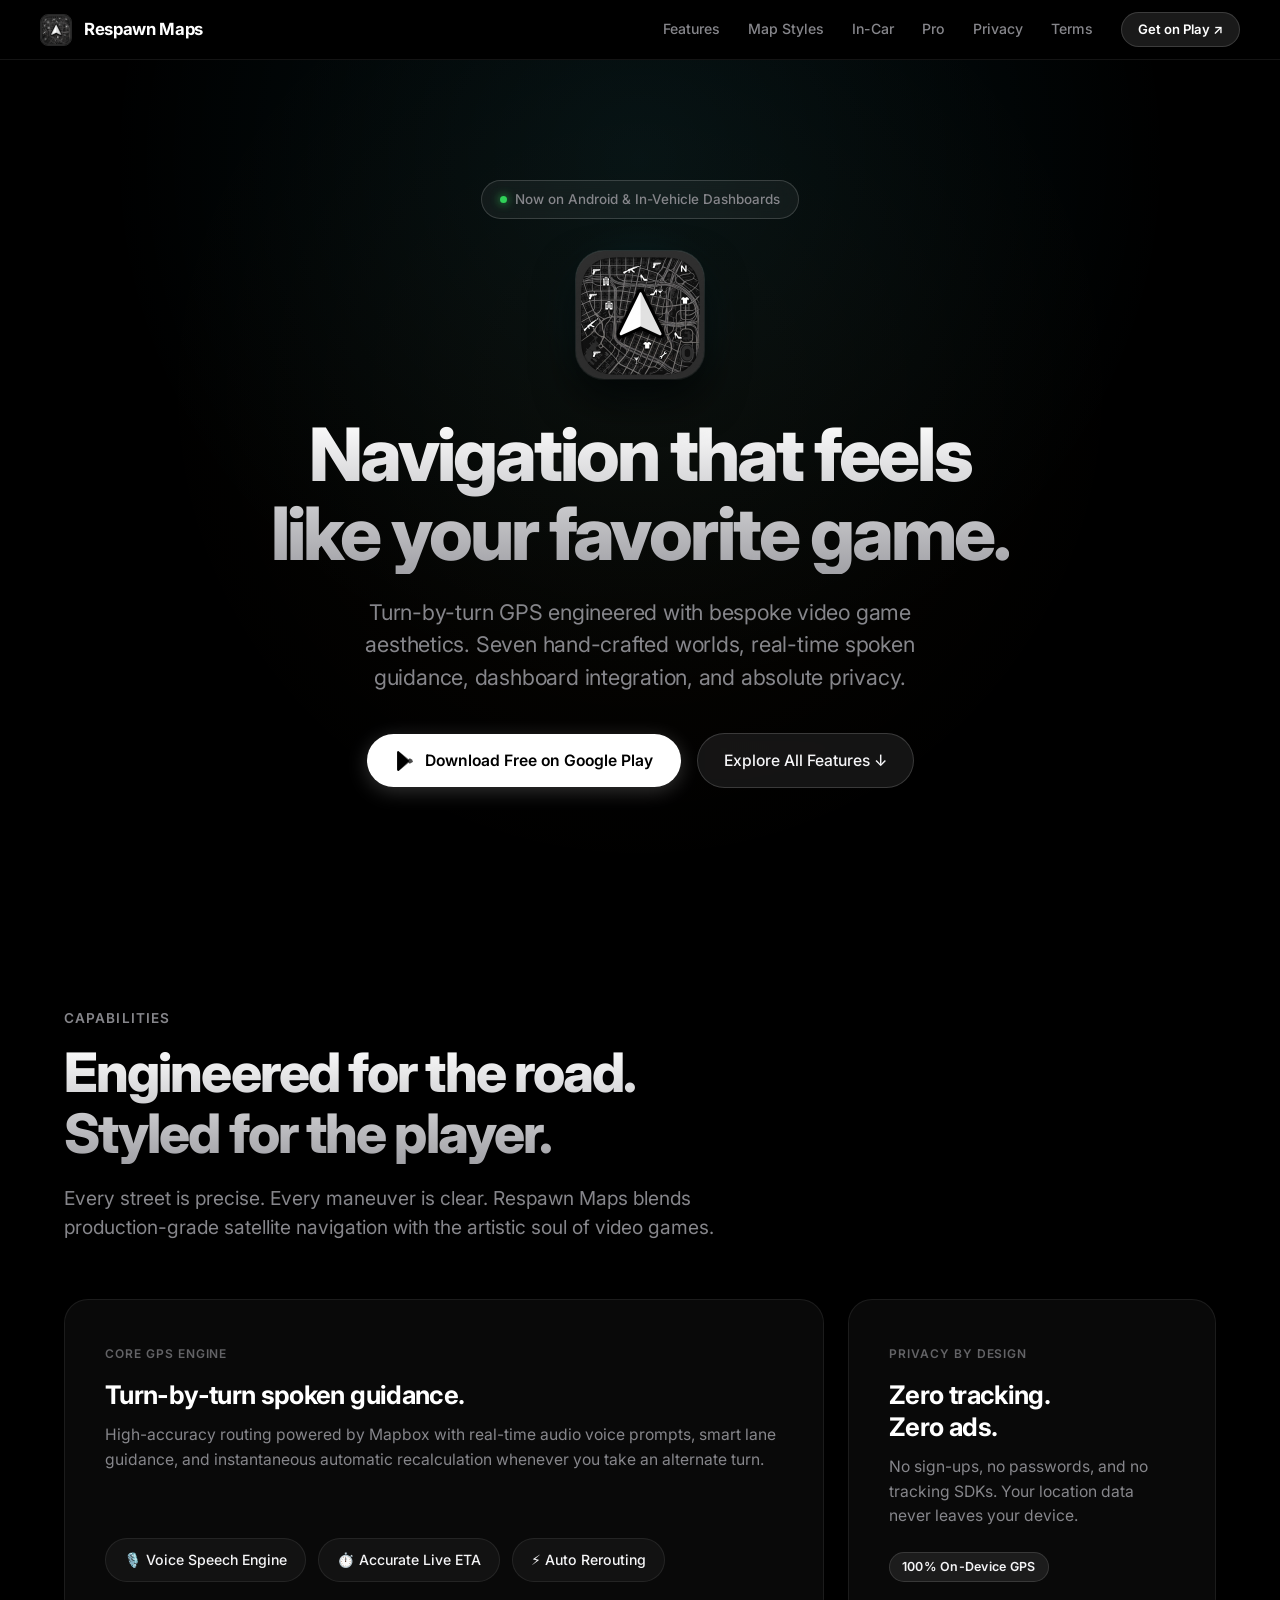
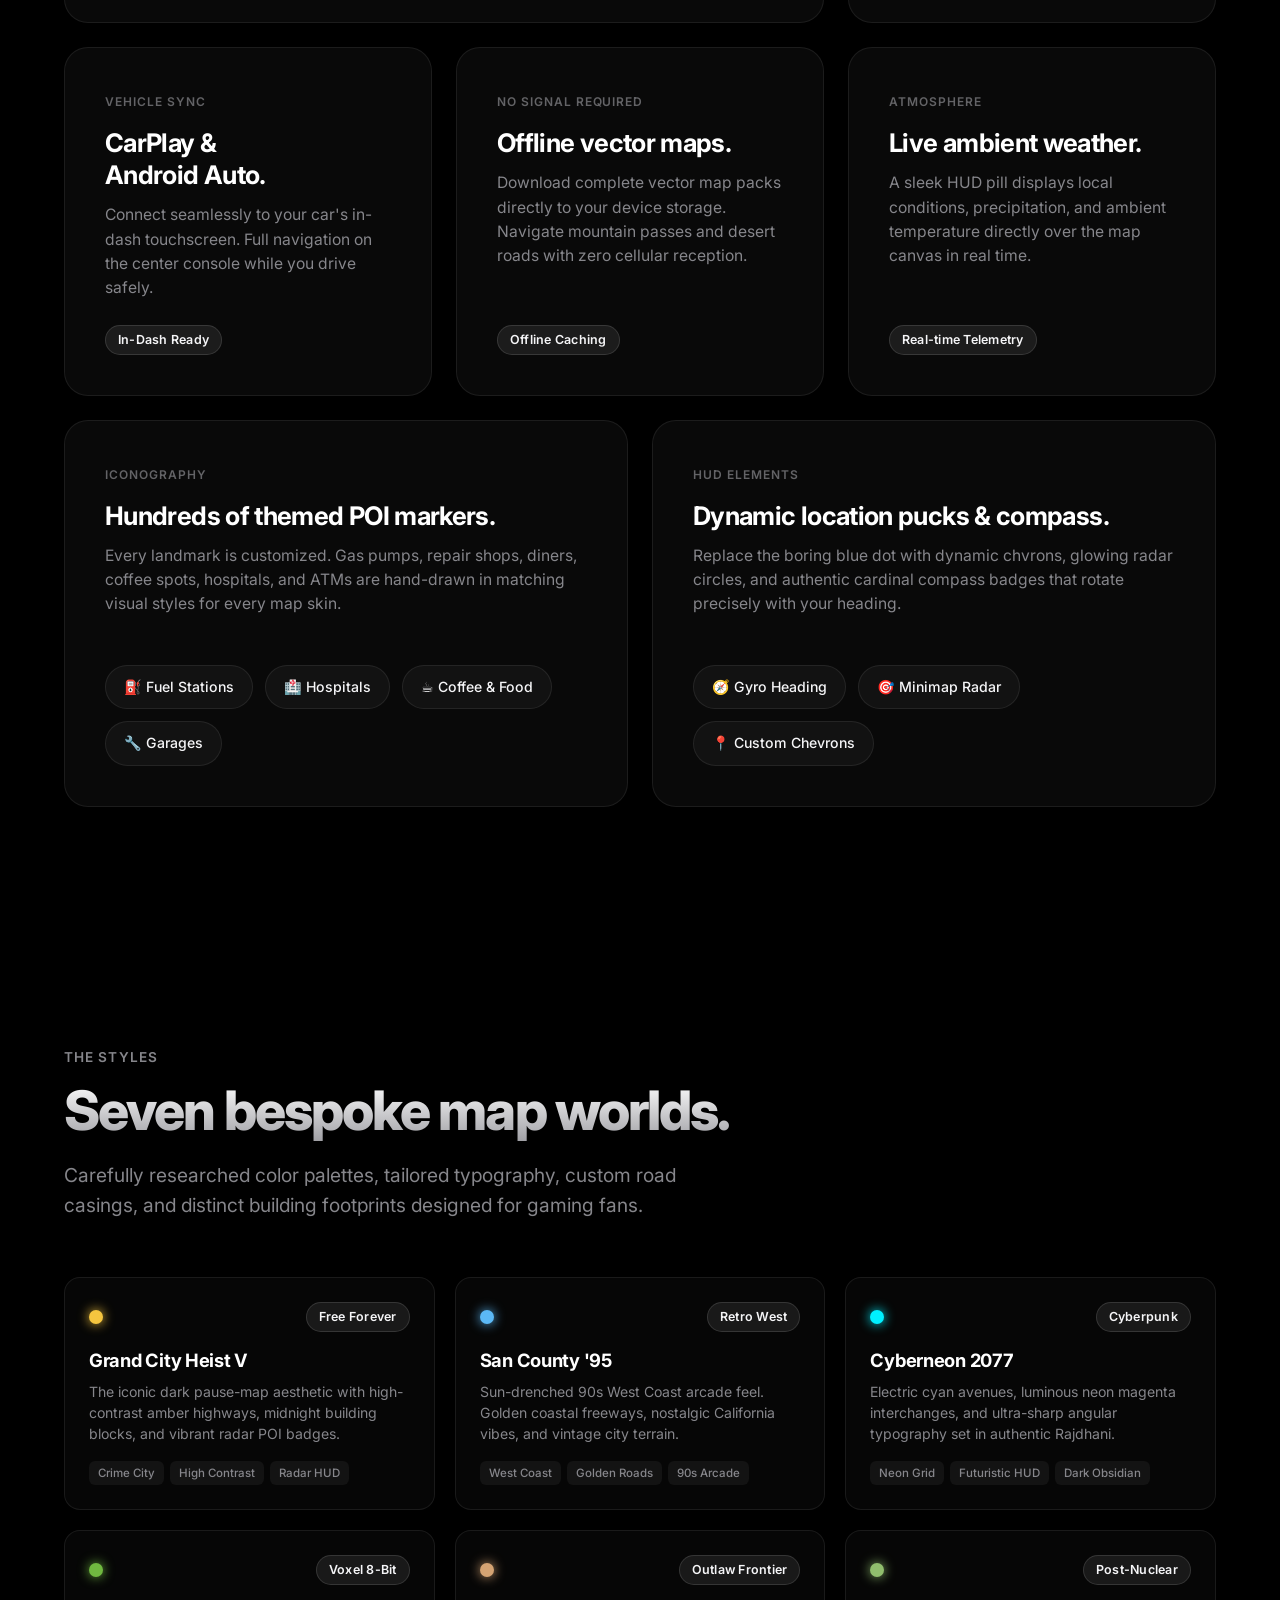
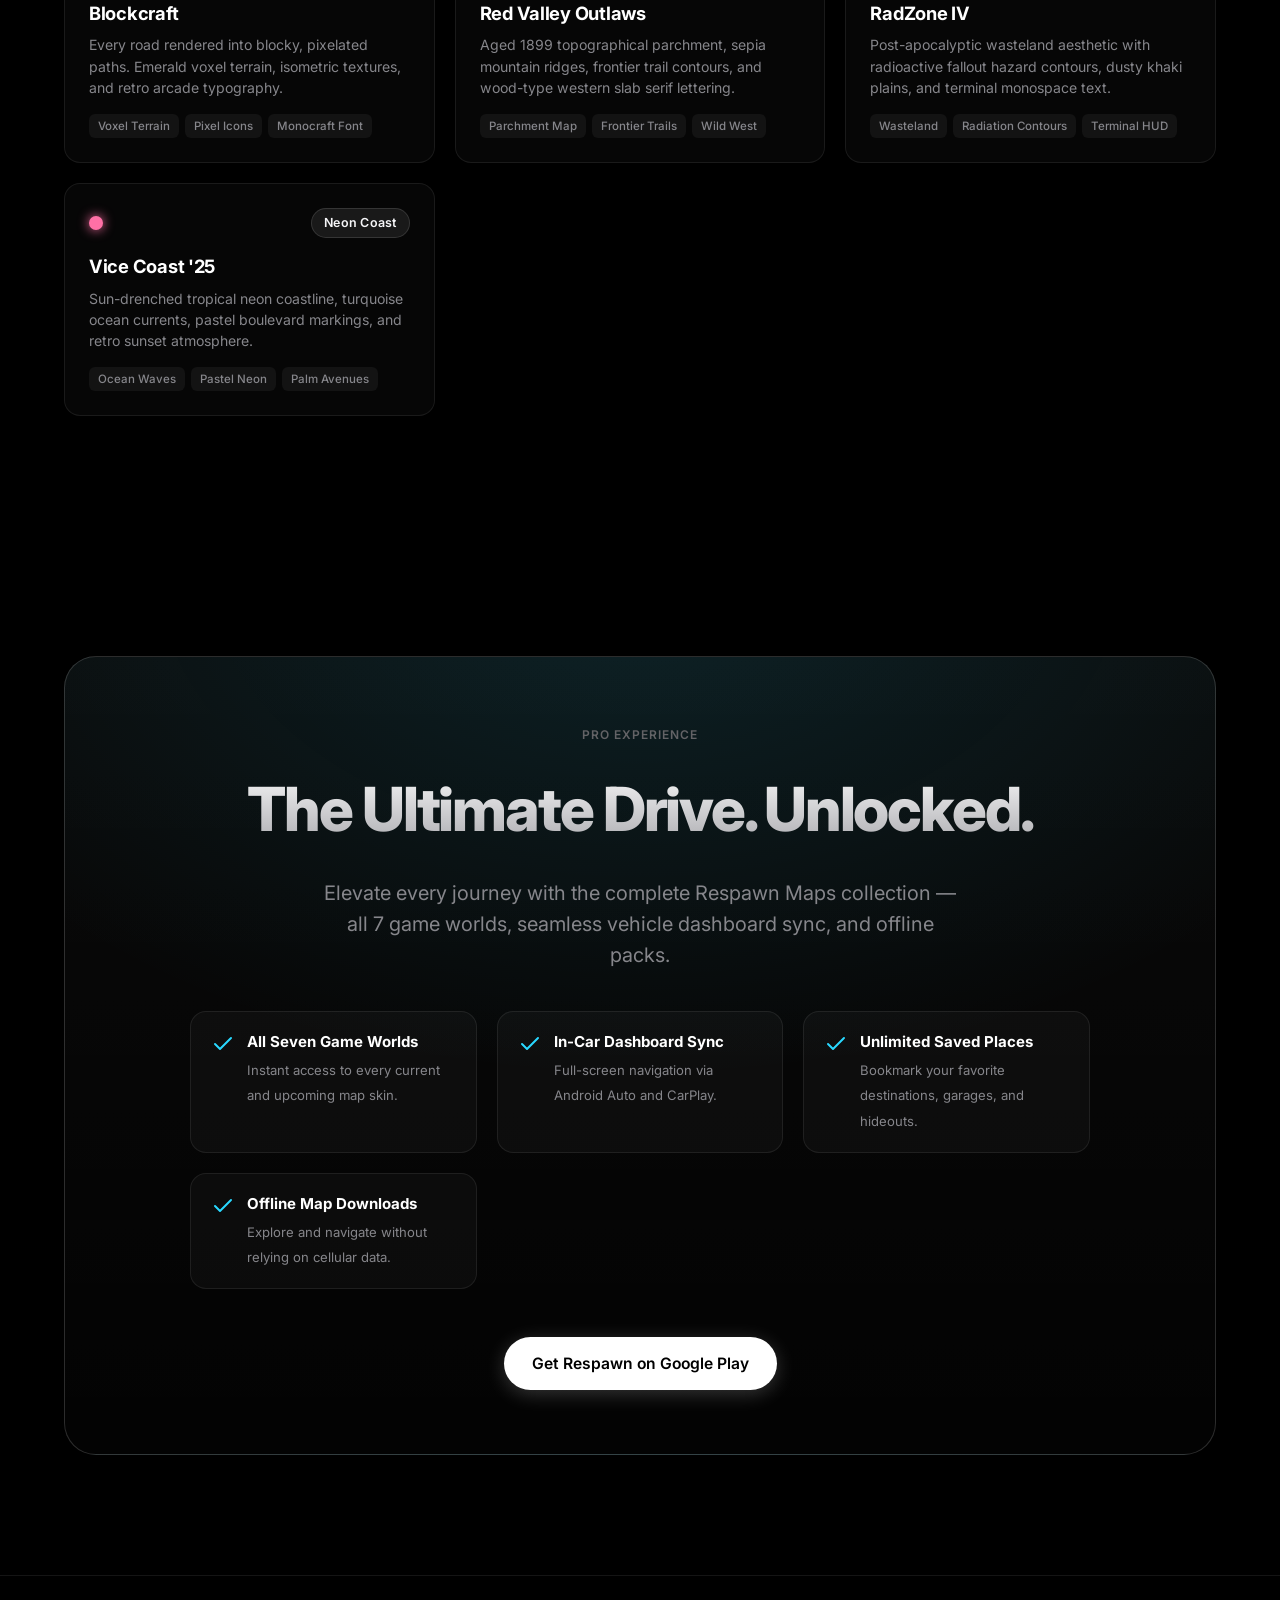
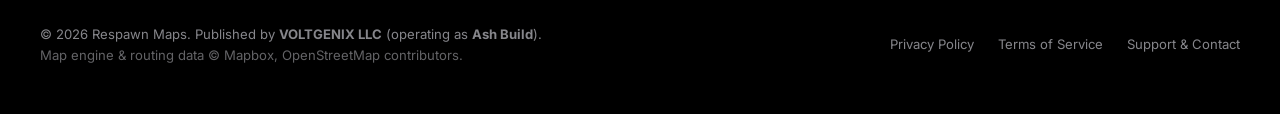
<file: index.html>
<!DOCTYPE html>
<html lang="en">
<head>
  <meta charset="UTF-8" />
  <meta name="viewport" content="width=device-width, initial-scale=1.0" />
  <title>Respawn Maps — GPS Navigation Engineered with Game Aesthetics</title>
  <meta name="description" content="Turn-by-turn GPS navigation designed with classic video game aesthetics. Seven custom vector worlds, spoken voice guidance, CarPlay and Android Auto sync, and zero ad tracking." />
  <link rel="stylesheet" href="style.css" />
  <link rel="icon" type="image/png" href="favicon.png" />
  <meta property="og:title" content="Respawn Maps — GPS Navigation with Game Aesthetics" />
  <meta property="og:description" content="Turn-by-turn GPS with map styles inspired by legendary game worlds. Built for true enthusiasts. No ads, ever." />
  <meta property="og:image" content="icon.png" />
</head>
<body>

<!-- ── Navigation ────────────────────────────────────────── -->
<nav>
  <div class="nav-inner">
    <a href="index.html" class="nav-brand">
      <img src="icon.png" alt="Respawn Maps Logo" class="nav-logo-img" />
      <span class="nav-title">Respawn Maps</span>
    </a>
    <div class="nav-links">
      <a href="#features">Features</a>
      <a href="#worlds">Map Styles</a>
      <a href="#carplay">In-Car</a>
      <a href="#pro">Pro</a>
      <a href="privacy.html">Privacy</a>
      <a href="terms.html">Terms</a>
      <a href="https://play.google.com/store/apps/details?id=app.Respawn.mobile" class="btn-nav" target="_blank" rel="noopener">Get on Play ↗</a>
    </div>
  </div>
</nav>

<!-- ── Hero ─────────────────────────────────────────────── -->
<section class="hero">
  <div class="hero-pill">
    <span class="pulse-dot"></span>
    Now on Android &amp; In-Vehicle Dashboards
  </div>

  <div class="hero-logo-wrapper">
    <div class="hero-logo-glow"></div>
    <img src="icon.png" alt="Respawn Maps App Icon" class="hero-app-icon" />
  </div>

  <h1 class="gradient-text">
    Navigation that feels<br>
    like your favorite game.
  </h1>

  <p class="lead">
    Turn-by-turn GPS engineered with bespoke video game aesthetics. Seven hand-crafted worlds, real-time spoken guidance, dashboard integration, and absolute privacy.
  </p>

  <div class="hero-actions">
    <a href="https://play.google.com/store/apps/details?id=app.Respawn.mobile" class="btn-primary" target="_blank" rel="noopener">
      <svg width="20" height="20" viewBox="0 0 24 24" fill="currentColor">
        <path d="M3.18 23.76c.36.21.78.24 1.14.09L17.1 12 4.32.15C3.96.01 3.54.04 3.18.26 2.49.7 2.49 1.84 2.49 2.2v19.6c0 .36 0 1.5.69 1.96z"/>
        <path d="M20.82 10.38l-3.12-1.78L14.52 12l3.18 3.4 3.12-1.78c.9-.52.9-1.7 0-2.24z" opacity=".7"/>
        <path d="M4.32 23.85 17.7 13.22 14.52 12 4.32 23.85z" opacity=".5"/>
        <path d="M4.32.15 14.52 12 17.7 10.78 4.32.15z" opacity=".5"/>
      </svg>
      Download Free on Google Play
    </a>
    <a href="#features" class="btn-secondary">
      Explore All Features ↓
    </a>
  </div>
</section>

<!-- ── Features Bento Grid ──────────────────────────────── -->
<section class="section" id="features">
  <div class="section-tag">Capabilities</div>
  <h2 class="section-title gradient-text">Engineered for the road.<br>Styled for the player.</h2>
  <p class="section-desc">
    Every street is precise. Every maneuver is clear. Respawn Maps blends production-grade satellite navigation with the artistic soul of video games.
  </p>

  <div class="bento-grid">
    <!-- Card 1: Turn by turn (Col 8) -->
    <div class="bento-card col-8">
      <div>
        <div class="card-tag">Core GPS Engine</div>
        <h3 class="card-title">Turn-by-turn spoken guidance.</h3>
        <p class="card-desc">
          High-accuracy routing powered by Mapbox with real-time audio voice prompts, smart lane guidance, and instantaneous automatic recalculation whenever you take an alternate turn.
        </p>
      </div>
      <div class="feature-pill-row">
        <span class="feature-tag-pill">🎙️ Voice Speech Engine</span>
        <span class="feature-tag-pill">⏱️ Accurate Live ETA</span>
        <span class="feature-tag-pill">⚡ Auto Rerouting</span>
      </div>
    </div>

    <!-- Card 2: Privacy (Col 4) -->
    <div class="bento-card col-4">
      <div>
        <div class="card-tag">Privacy by Design</div>
        <h3 class="card-title">Zero tracking.<br>Zero ads.</h3>
        <p class="card-desc">
          No sign-ups, no passwords, and no tracking SDKs. Your location data never leaves your device.
        </p>
      </div>
      <div class="card-badge">100% On-Device GPS</div>
    </div>

    <!-- Card 3: In-Car (Col 4) -->
    <div class="bento-card col-4" id="carplay">
      <div>
        <div class="card-tag">Vehicle Sync</div>
        <h3 class="card-title">CarPlay &amp;<br>Android Auto.</h3>
        <p class="card-desc">
          Connect seamlessly to your car's in-dash touchscreen. Full navigation on the center console while you drive safely.
        </p>
      </div>
      <div class="card-badge">In-Dash Ready</div>
    </div>

    <!-- Card 4: Offline Maps (Col 4) -->
    <div class="bento-card col-4">
      <div>
        <div class="card-tag">No Signal Required</div>
        <h3 class="card-title">Offline vector maps.</h3>
        <p class="card-desc">
          Download complete vector map packs directly to your device storage. Navigate mountain passes and desert roads with zero cellular reception.
        </p>
      </div>
      <div class="card-badge">Offline Caching</div>
    </div>

    <!-- Card 5: Weather HUD (Col 4) -->
    <div class="bento-card col-4">
      <div>
        <div class="card-tag">Atmosphere</div>
        <h3 class="card-title">Live ambient weather.</h3>
        <p class="card-desc">
          A sleek HUD pill displays local conditions, precipitation, and ambient temperature directly over the map canvas in real time.
        </p>
      </div>
      <div class="card-badge">Real-time Telemetry</div>
    </div>

    <!-- Card 6: Custom POI Icons (Col 6) -->
    <div class="bento-card col-6">
      <div>
        <div class="card-tag">Iconography</div>
        <h3 class="card-title">Hundreds of themed POI markers.</h3>
        <p class="card-desc">
          Every landmark is customized. Gas pumps, repair shops, diners, coffee spots, hospitals, and ATMs are hand-drawn in matching visual styles for every map skin.
        </p>
      </div>
      <div class="feature-pill-row">
        <span class="feature-tag-pill">⛽ Fuel Stations</span>
        <span class="feature-tag-pill">🏥 Hospitals</span>
        <span class="feature-tag-pill">☕ Coffee &amp; Food</span>
        <span class="feature-tag-pill">🔧 Garages</span>
      </div>
    </div>

    <!-- Card 7: Pucks & Compasses (Col 6) -->
    <div class="bento-card col-6">
      <div>
        <div class="card-tag">HUD Elements</div>
        <h3 class="card-title">Dynamic location pucks &amp; compass.</h3>
        <p class="card-desc">
          Replace the boring blue dot with dynamic chvrons, glowing radar circles, and authentic cardinal compass badges that rotate precisely with your heading.
        </p>
      </div>
      <div class="feature-pill-row">
        <span class="feature-tag-pill">🧭 Gyro Heading</span>
        <span class="feature-tag-pill">🎯 Minimap Radar</span>
        <span class="feature-tag-pill">📍 Custom Chevrons</span>
      </div>
    </div>
  </div>
</section>

<!-- ── Map Styles Showcase ──────────────────────────────── -->
<section class="section" id="worlds">
  <div class="section-tag">The Styles</div>
  <h2 class="section-title gradient-text">Seven bespoke map worlds.</h2>
  <p class="section-desc">
    Carefully researched color palettes, tailored typography, custom road casings, and distinct building footprints designed for gaming fans.
  </p>

  <div class="skins-grid">
    <!-- Skin 1 -->
    <div class="skin-card">
      <div class="skin-header">
        <div class="skin-indicator" style="background:#f5c53f; color:#f5c53f"></div>
        <span class="card-badge">Free Forever</span>
      </div>
      <h3 class="skin-name">Grand City Heist V</h3>
      <p class="skin-flavor">
        The iconic dark pause-map aesthetic with high-contrast amber highways, midnight building blocks, and vibrant radar POI badges.
      </p>
      <div class="skin-chips">
        <span class="skin-chip">Crime City</span>
        <span class="skin-chip">High Contrast</span>
        <span class="skin-chip">Radar HUD</span>
      </div>
    </div>

    <!-- Skin 2 -->
    <div class="skin-card">
      <div class="skin-header">
        <div class="skin-indicator" style="background:#5bb8f5; color:#5bb8f5"></div>
        <span class="card-badge">Retro West</span>
      </div>
      <h3 class="skin-name">San County '95</h3>
      <p class="skin-flavor">
        Sun-drenched 90s West Coast arcade feel. Golden coastal freeways, nostalgic California vibes, and vintage city terrain.
      </p>
      <div class="skin-chips">
        <span class="skin-chip">West Coast</span>
        <span class="skin-chip">Golden Roads</span>
        <span class="skin-chip">90s Arcade</span>
      </div>
    </div>

    <!-- Skin 3 -->
    <div class="skin-card">
      <div class="skin-header">
        <div class="skin-indicator" style="background:#00f0ff; color:#00f0ff"></div>
        <span class="card-badge">Cyberpunk</span>
      </div>
      <h3 class="skin-name">Cyberneon 2077</h3>
      <p class="skin-flavor">
        Electric cyan avenues, luminous neon magenta interchanges, and ultra-sharp angular typography set in authentic Rajdhani.
      </p>
      <div class="skin-chips">
        <span class="skin-chip">Neon Grid</span>
        <span class="skin-chip">Futuristic HUD</span>
        <span class="skin-chip">Dark Obsidian</span>
      </div>
    </div>

    <!-- Skin 4 -->
    <div class="skin-card">
      <div class="skin-header">
        <div class="skin-indicator" style="background:#70b840; color:#70b840"></div>
        <span class="card-badge">Voxel 8-Bit</span>
      </div>
      <h3 class="skin-name">Blockcraft</h3>
      <p class="skin-flavor">
        Every road rendered into blocky, pixelated paths. Emerald voxel terrain, isometric textures, and retro arcade typography.
      </p>
      <div class="skin-chips">
        <span class="skin-chip">Voxel Terrain</span>
        <span class="skin-chip">Pixel Icons</span>
        <span class="skin-chip">Monocraft Font</span>
      </div>
    </div>

    <!-- Skin 5 -->
    <div class="skin-card">
      <div class="skin-header">
        <div class="skin-indicator" style="background:#d4a373; color:#d4a373"></div>
        <span class="card-badge">Outlaw Frontier</span>
      </div>
      <h3 class="skin-name">Red Valley Outlaws</h3>
      <p class="skin-flavor">
        Aged 1899 topographical parchment, sepia mountain ridges, frontier trail contours, and wood-type western slab serif lettering.
      </p>
      <div class="skin-chips">
        <span class="skin-chip">Parchment Map</span>
        <span class="skin-chip">Frontier Trails</span>
        <span class="skin-chip">Wild West</span>
      </div>
    </div>

    <!-- Skin 6 -->
    <div class="skin-card">
      <div class="skin-header">
        <div class="skin-indicator" style="background:#90be6d; color:#90be6d"></div>
        <span class="card-badge">Post-Nuclear</span>
      </div>
      <h3 class="skin-name">RadZone IV</h3>
      <p class="skin-flavor">
        Post-apocalyptic wasteland aesthetic with radioactive fallout hazard contours, dusty khaki plains, and terminal monospace text.
      </p>
      <div class="skin-chips">
        <span class="skin-chip">Wasteland</span>
        <span class="skin-chip">Radiation Contours</span>
        <span class="skin-chip">Terminal HUD</span>
      </div>
    </div>

    <!-- Skin 7 -->
    <div class="skin-card">
      <div class="skin-header">
        <div class="skin-indicator" style="background:#ff70a6; color:#ff70a6"></div>
        <span class="card-badge">Neon Coast</span>
      </div>
      <h3 class="skin-name">Vice Coast '25</h3>
      <p class="skin-flavor">
        Sun-drenched tropical neon coastline, turquoise ocean currents, pastel boulevard markings, and retro sunset atmosphere.
      </p>
      <div class="skin-chips">
        <span class="skin-chip">Ocean Waves</span>
        <span class="skin-chip">Pastel Neon</span>
        <span class="skin-chip">Palm Avenues</span>
      </div>
    </div>
  </div>
</section>

<!-- ── Pro Experience Section (NO PRICE MENTION) ─────────── -->
<section class="section" id="pro">
  <div class="pro-banner">
    <div class="card-tag">Pro Experience</div>
    <h2 class="gradient-text">The Ultimate Drive. Unlocked.</h2>
    <p>
      Elevate every journey with the complete Respawn Maps collection — all 7 game worlds, seamless vehicle dashboard sync, and offline packs.
    </p>

    <div class="pro-features-list">
      <div class="pro-feature-item">
        <svg width="24" height="24" viewBox="0 0 24 24" fill="none" stroke="currentColor" stroke-width="2" stroke-linecap="round" stroke-linejoin="round">
          <polyline points="20 6 9 17 4 12"></polyline>
        </svg>
        <div>
          <strong>All Seven Game Worlds</strong>
          <span>Instant access to every current and upcoming map skin.</span>
        </div>
      </div>

      <div class="pro-feature-item">
        <svg width="24" height="24" viewBox="0 0 24 24" fill="none" stroke="currentColor" stroke-width="2" stroke-linecap="round" stroke-linejoin="round">
          <polyline points="20 6 9 17 4 12"></polyline>
        </svg>
        <div>
          <strong>In-Car Dashboard Sync</strong>
          <span>Full-screen navigation via Android Auto and CarPlay.</span>
        </div>
      </div>

      <div class="pro-feature-item">
        <svg width="24" height="24" viewBox="0 0 24 24" fill="none" stroke="currentColor" stroke-width="2" stroke-linecap="round" stroke-linejoin="round">
          <polyline points="20 6 9 17 4 12"></polyline>
        </svg>
        <div>
          <strong>Unlimited Saved Places</strong>
          <span>Bookmark your favorite destinations, garages, and hideouts.</span>
        </div>
      </div>

      <div class="pro-feature-item">
        <svg width="24" height="24" viewBox="0 0 24 24" fill="none" stroke="currentColor" stroke-width="2" stroke-linecap="round" stroke-linejoin="round">
          <polyline points="20 6 9 17 4 12"></polyline>
        </svg>
        <div>
          <strong>Offline Map Downloads</strong>
          <span>Explore and navigate without relying on cellular data.</span>
        </div>
      </div>
    </div>

    <a href="https://play.google.com/store/apps/details?id=app.Respawn.mobile" class="btn-primary" target="_blank" rel="noopener">
      Get Respawn on Google Play
    </a>
  </div>
</section>

<!-- ── Footer ────────────────────────────────────────────── -->
<footer>
  <div class="footer-inner">
    <div>
      © 2026 Respawn Maps. Published by <strong>VOLTGENIX LLC</strong> (operating as <strong>Ash Build</strong>).
      <br>
      <span style="color:var(--text-tertiary)">Map engine &amp; routing data © Mapbox, OpenStreetMap contributors.</span>
    </div>
    <div class="footer-links">
      <a href="privacy.html">Privacy Policy</a>
      <a href="terms.html">Terms of Service</a>
      <a href="mailto:Contact@ashbuild.app">Support &amp; Contact</a>
    </div>
  </div>
</footer>

</body>
</html>
</file>
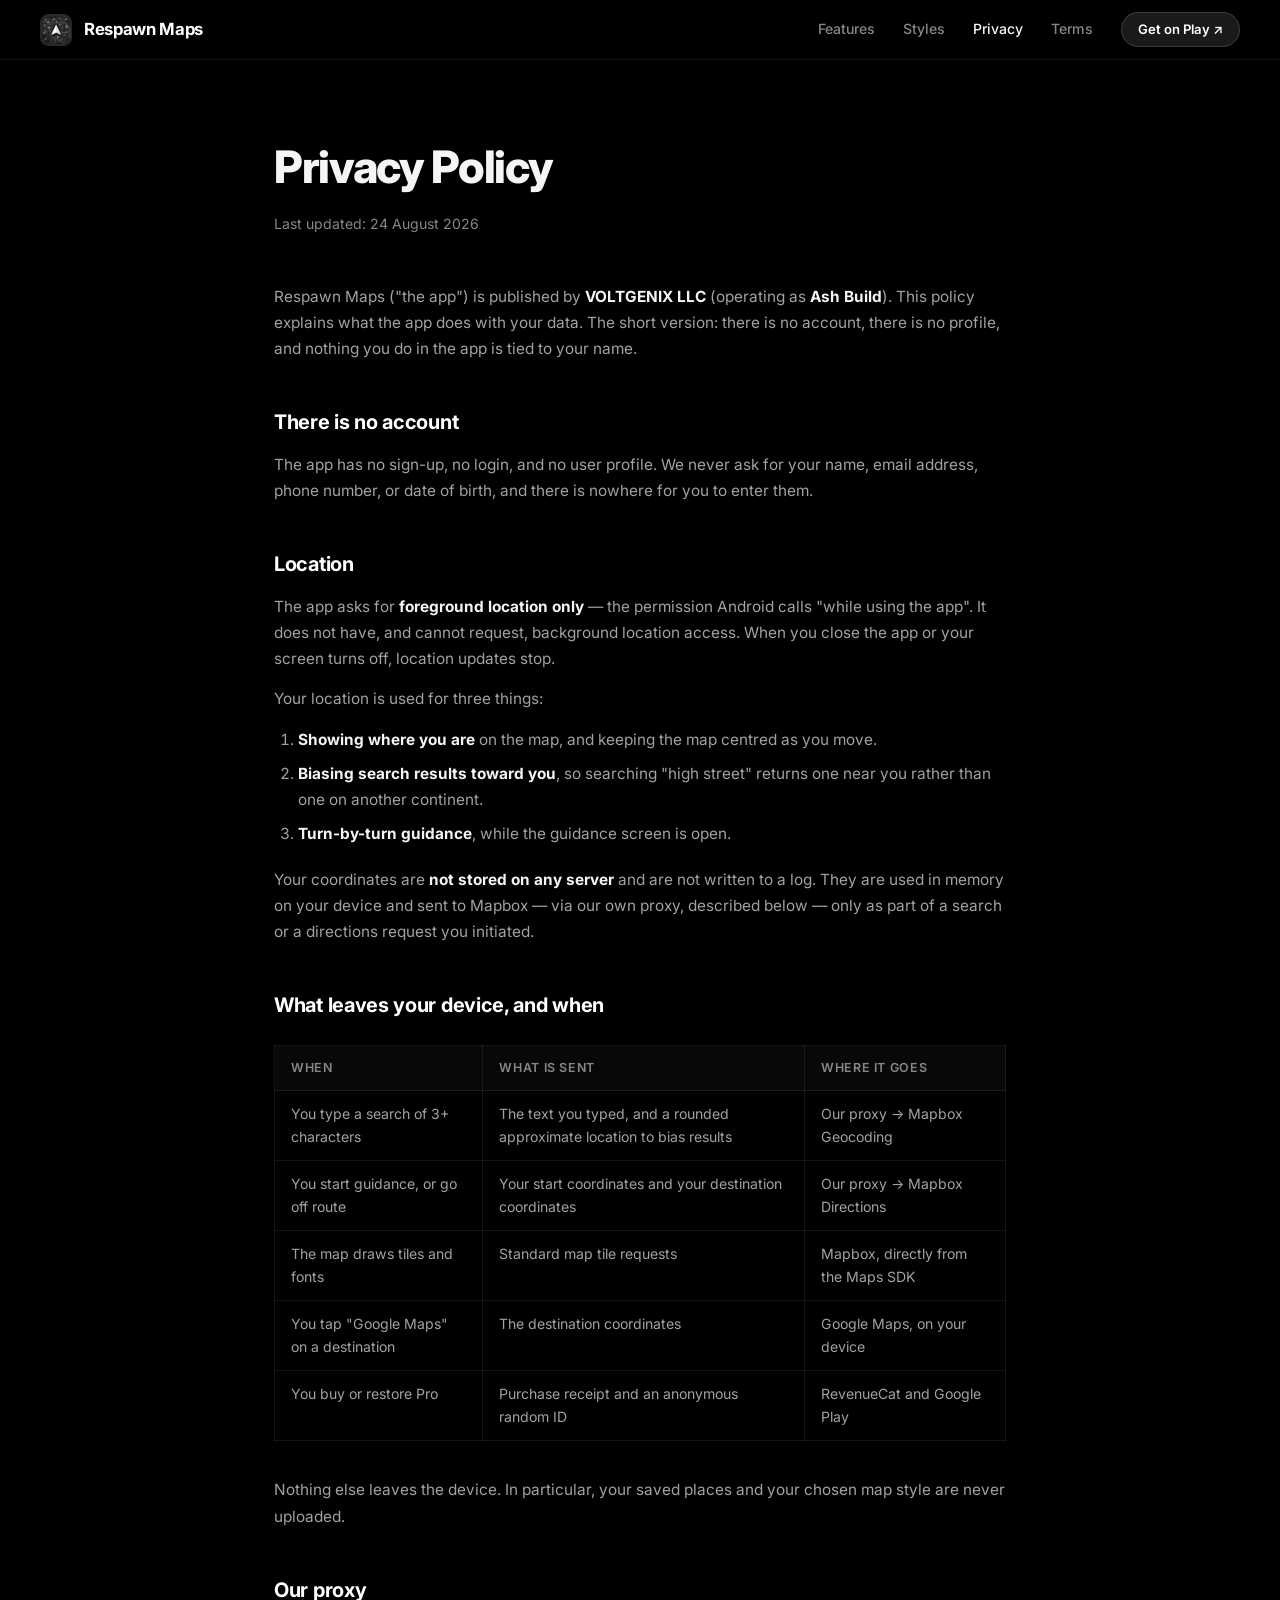
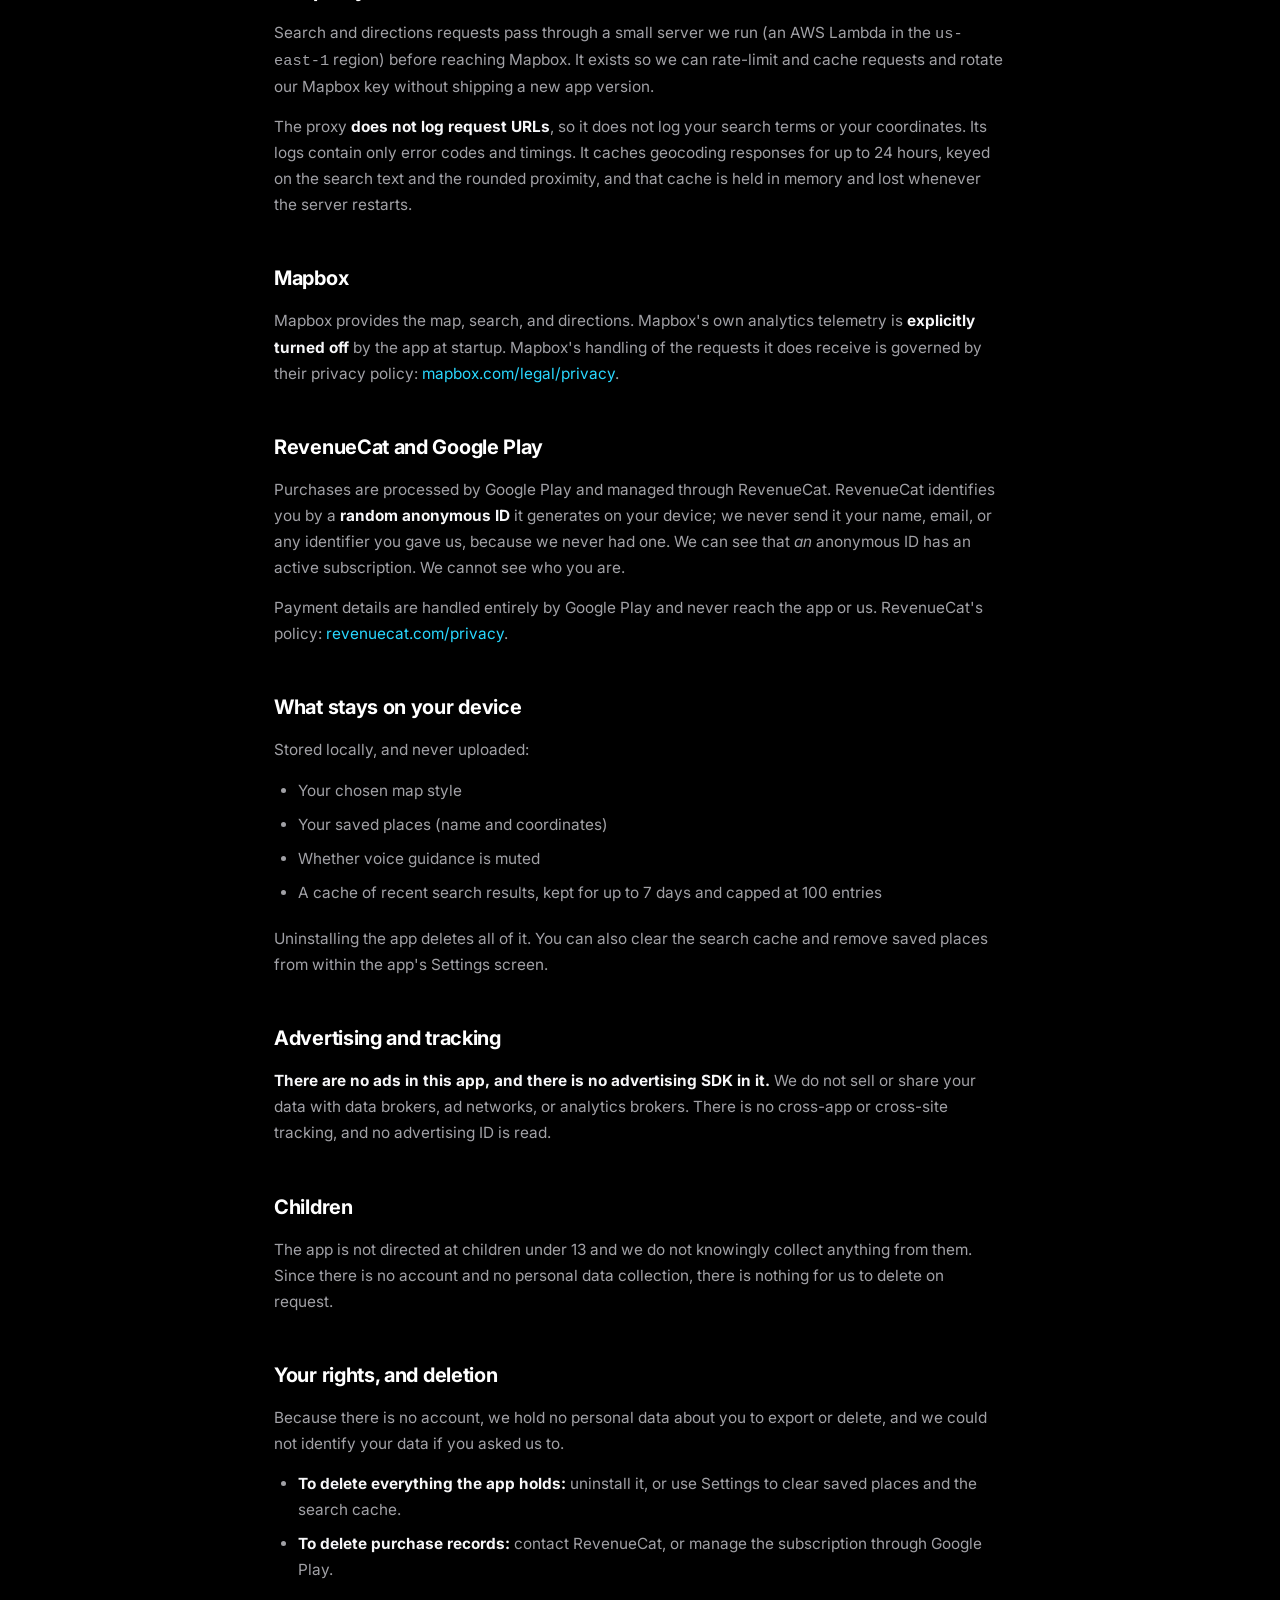
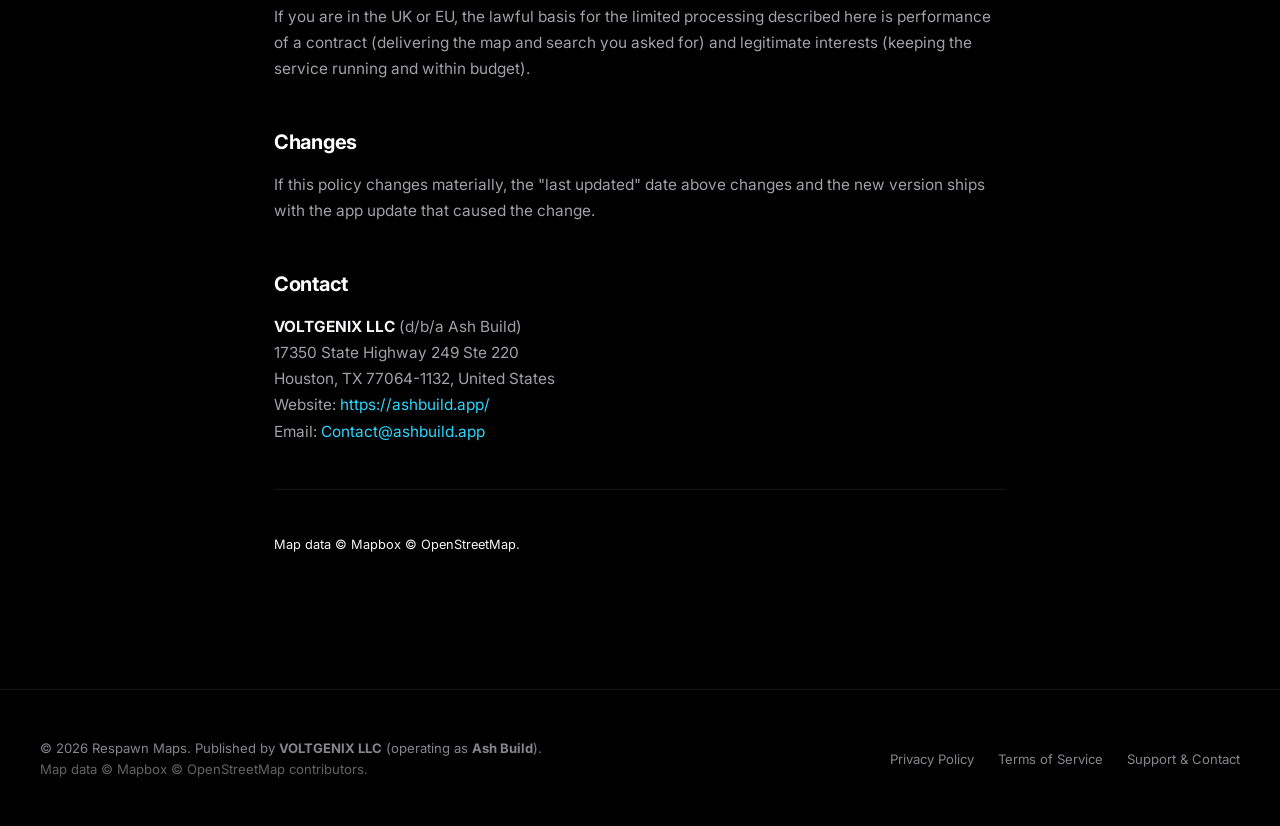
<file: privacy.html>
<!DOCTYPE html>
<html lang="en">
<head>
  <meta charset="UTF-8" />
  <meta name="viewport" content="width=device-width, initial-scale=1.0" />
  <title>Privacy Policy — Respawn Maps</title>
  <meta name="description" content="Respawn Maps privacy policy. No account, no profile, no tracking. Your location stays on your device." />
  <link rel="stylesheet" href="style.css" />
  <link rel="icon" type="image/png" href="favicon.png" />
</head>
<body>

<nav>
  <div class="nav-inner">
    <a href="index.html" class="nav-brand">
      <img src="icon.png" alt="Respawn Maps Logo" class="nav-logo-img" />
      <span class="nav-title">Respawn Maps</span>
    </a>
    <div class="nav-links">
      <a href="index.html#features">Features</a>
      <a href="index.html#worlds">Styles</a>
      <a href="privacy.html" style="color:var(--text-primary)">Privacy</a>
      <a href="terms.html">Terms</a>
      <a href="https://play.google.com/store/apps/details?id=app.Respawn.mobile" class="btn-nav" target="_blank" rel="noopener">Get on Play ↗</a>
    </div>
  </div>
</nav>

<div class="legal-page">
  <h1>Privacy Policy</h1>
  <p class="updated">Last updated: 24 August 2026</p>

  <p>
    Respawn Maps ("the app") is published by <strong>VOLTGENIX LLC</strong> (operating as <strong>Ash Build</strong>). This policy explains
    what the app does with your data. The short version: there is no account, there is no profile,
    and nothing you do in the app is tied to your name.
  </p>

  <h2>There is no account</h2>
  <p>
    The app has no sign-up, no login, and no user profile. We never ask for your name, email
    address, phone number, or date of birth, and there is nowhere for you to enter them.
  </p>

  <h2>Location</h2>
  <p>
    The app asks for <strong>foreground location only</strong> — the permission Android calls
    "while using the app". It does not have, and cannot request, background location access.
    When you close the app or your screen turns off, location updates stop.
  </p>
  <p>Your location is used for three things:</p>
  <ol>
    <li><strong>Showing where you are</strong> on the map, and keeping the map centred as you move.</li>
    <li><strong>Biasing search results toward you</strong>, so searching "high street" returns one near you rather than one on another continent.</li>
    <li><strong>Turn-by-turn guidance</strong>, while the guidance screen is open.</li>
  </ol>
  <p>
    Your coordinates are <strong>not stored on any server</strong> and are not written to a log.
    They are used in memory on your device and sent to Mapbox — via our own proxy, described
    below — only as part of a search or a directions request you initiated.
  </p>

  <h2>What leaves your device, and when</h2>
  <table>
    <thead>
      <tr>
        <th>When</th>
        <th>What is sent</th>
        <th>Where it goes</th>
      </tr>
    </thead>
    <tbody>
      <tr>
        <td>You type a search of 3+ characters</td>
        <td>The text you typed, and a rounded approximate location to bias results</td>
        <td>Our proxy → Mapbox Geocoding</td>
      </tr>
      <tr>
        <td>You start guidance, or go off route</td>
        <td>Your start coordinates and your destination coordinates</td>
        <td>Our proxy → Mapbox Directions</td>
      </tr>
      <tr>
        <td>The map draws tiles and fonts</td>
        <td>Standard map tile requests</td>
        <td>Mapbox, directly from the Maps SDK</td>
      </tr>
      <tr>
        <td>You tap "Google Maps" on a destination</td>
        <td>The destination coordinates</td>
        <td>Google Maps, on your device</td>
      </tr>
      <tr>
        <td>You buy or restore Pro</td>
        <td>Purchase receipt and an anonymous random ID</td>
        <td>RevenueCat and Google Play</td>
      </tr>
    </tbody>
  </table>
  <p>
    Nothing else leaves the device. In particular, your saved places and your chosen map style
    are never uploaded.
  </p>

  <h2>Our proxy</h2>
  <p>
    Search and directions requests pass through a small server we run (an AWS Lambda in the
    <code>us-east-1</code> region) before reaching Mapbox. It exists so we can rate-limit and
    cache requests and rotate our Mapbox key without shipping a new app version.
  </p>
  <p>
    The proxy <strong>does not log request URLs</strong>, so it does not log your search terms or
    your coordinates. Its logs contain only error codes and timings. It caches geocoding responses
    for up to 24 hours, keyed on the search text and the rounded proximity, and that cache is held
    in memory and lost whenever the server restarts.
  </p>

  <h2>Mapbox</h2>
  <p>
    Mapbox provides the map, search, and directions. Mapbox's own analytics telemetry is
    <strong>explicitly turned off</strong> by the app at startup. Mapbox's handling of the requests
    it does receive is governed by their privacy policy:
    <a href="https://www.mapbox.com/legal/privacy" target="_blank" rel="noopener">mapbox.com/legal/privacy</a>.
  </p>

  <h2>RevenueCat and Google Play</h2>
  <p>
    Purchases are processed by Google Play and managed through RevenueCat. RevenueCat identifies
    you by a <strong>random anonymous ID</strong> it generates on your device; we never send it
    your name, email, or any identifier you gave us, because we never had one. We can see that
    <em>an</em> anonymous ID has an active subscription. We cannot see who you are.
  </p>
  <p>
    Payment details are handled entirely by Google Play and never reach the app or us.
    RevenueCat's policy: <a href="https://www.revenuecat.com/privacy" target="_blank" rel="noopener">revenuecat.com/privacy</a>.
  </p>

  <h2>What stays on your device</h2>
  <p>Stored locally, and never uploaded:</p>
  <ul>
    <li>Your chosen map style</li>
    <li>Your saved places (name and coordinates)</li>
    <li>Whether voice guidance is muted</li>
    <li>A cache of recent search results, kept for up to 7 days and capped at 100 entries</li>
  </ul>
  <p>
    Uninstalling the app deletes all of it. You can also clear the search cache and remove saved
    places from within the app's Settings screen.
  </p>

  <h2>Advertising and tracking</h2>
  <p>
    <strong>There are no ads in this app, and there is no advertising SDK in it.</strong> We do
    not sell or share your data with data brokers, ad networks, or analytics brokers. There is no
    cross-app or cross-site tracking, and no advertising ID is read.
  </p>

  <h2>Children</h2>
  <p>
    The app is not directed at children under 13 and we do not knowingly collect anything from
    them. Since there is no account and no personal data collection, there is nothing for us to
    delete on request.
  </p>

  <h2>Your rights, and deletion</h2>
  <p>
    Because there is no account, we hold no personal data about you to export or delete, and we
    could not identify your data if you asked us to.
  </p>
  <ul>
    <li><strong>To delete everything the app holds:</strong> uninstall it, or use Settings to clear saved places and the search cache.</li>
    <li><strong>To delete purchase records:</strong> contact RevenueCat, or manage the subscription through Google Play.</li>
  </ul>
  <p>
    If you are in the UK or EU, the lawful basis for the limited processing described here is
    performance of a contract (delivering the map and search you asked for) and legitimate
    interests (keeping the service running and within budget).
  </p>

  <h2>Changes</h2>
  <p>
    If this policy changes materially, the "last updated" date above changes and the new version
    ships with the app update that caused the change.
  </p>

  <h2>Contact</h2>
  <p>
    <strong>VOLTGENIX LLC</strong> (d/b/a Ash Build)<br />
    17350 State Highway 249 Ste 220<br />
    Houston, TX 77064-1132, United States<br />
    Website: <a href="https://ashbuild.app/" target="_blank" rel="noopener">https://ashbuild.app/</a><br />
    Email: <a href="mailto:Contact@ashbuild.app">Contact@ashbuild.app</a>
  </p>

  <hr />
  <p style="font-size:.8rem;color:var(--muted)">Map data © Mapbox © OpenStreetMap.</p>
</div>

<footer>
  <div class="footer-inner">
    <div>
      © 2026 Respawn Maps. Published by <strong>VOLTGENIX LLC</strong> (operating as <strong>Ash Build</strong>).
      <br>
      <span style="color:var(--text-tertiary)">Map data © Mapbox © OpenStreetMap contributors.</span>
    </div>
    <div class="footer-links">
      <a href="privacy.html">Privacy Policy</a>
      <a href="terms.html">Terms of Service</a>
      <a href="mailto:Contact@ashbuild.app">Support &amp; Contact</a>
    </div>
  </div>
</footer>

</body>
</html>
</file>
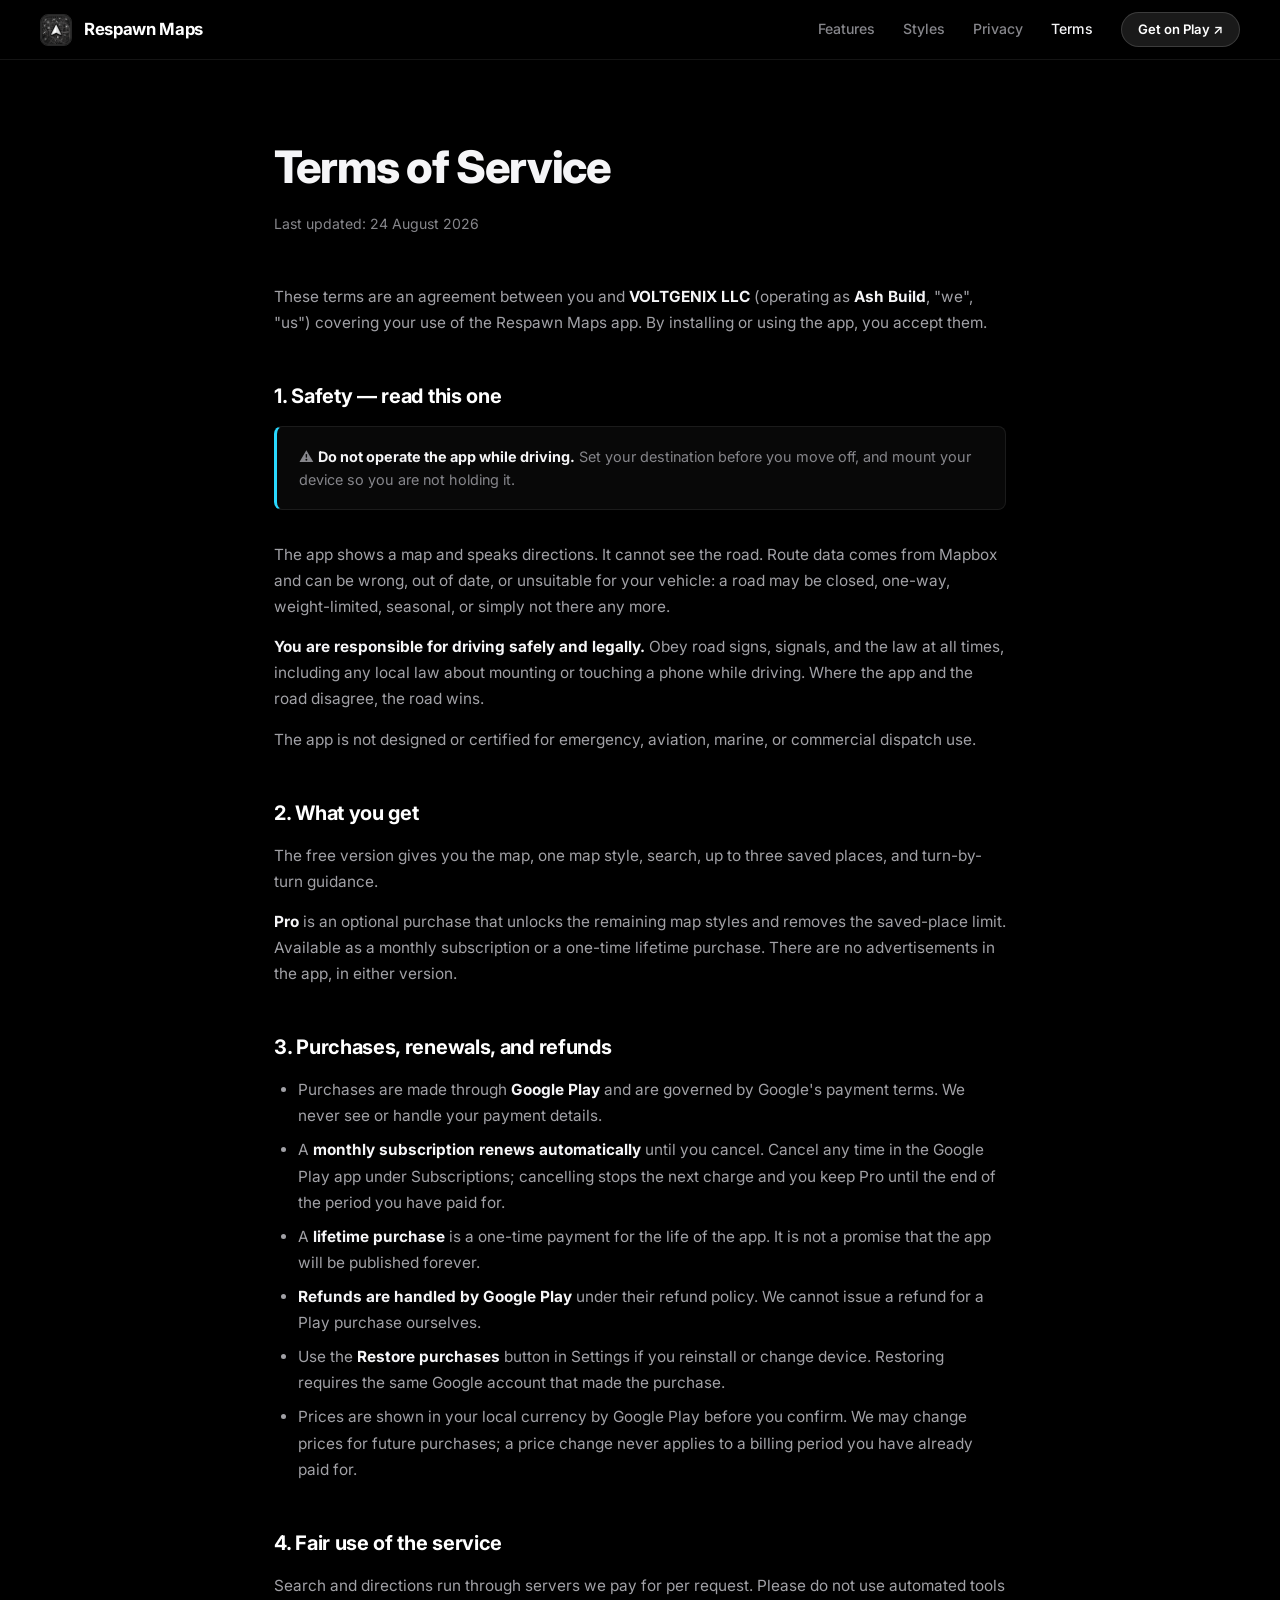
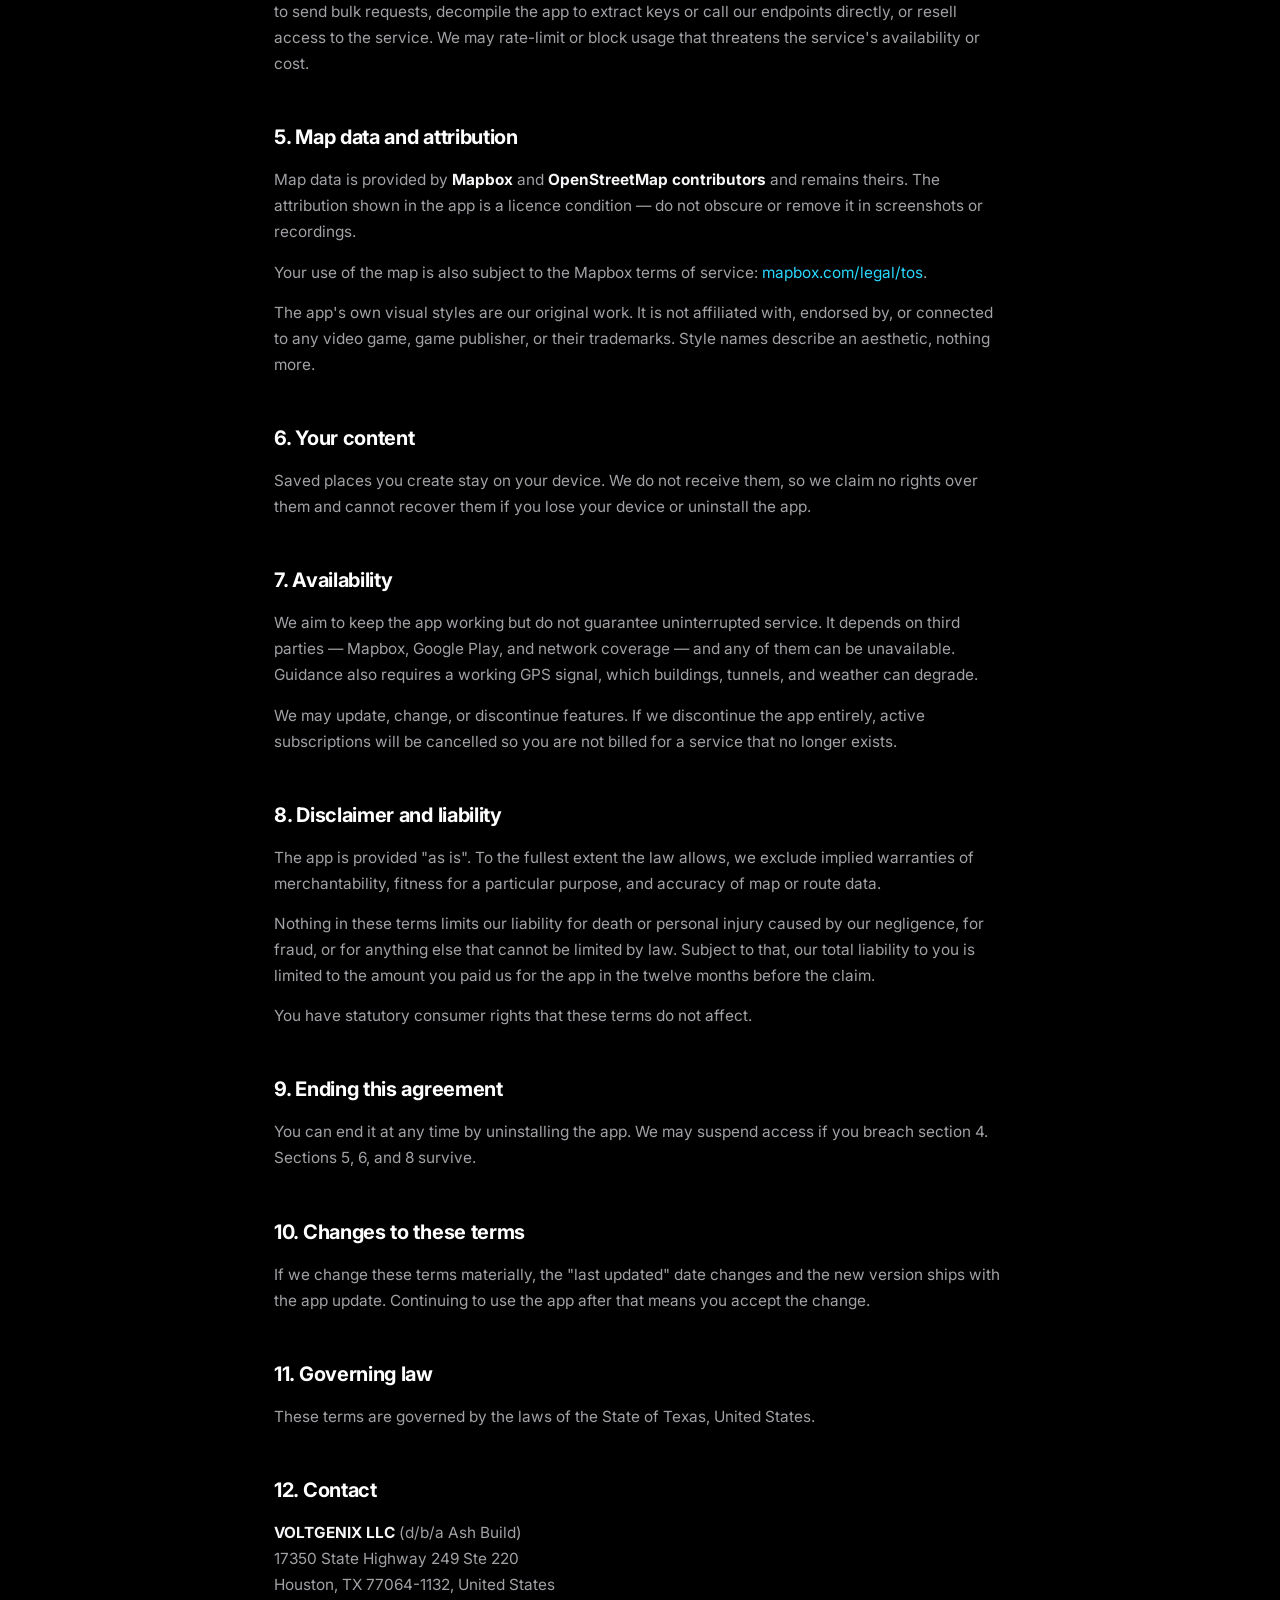
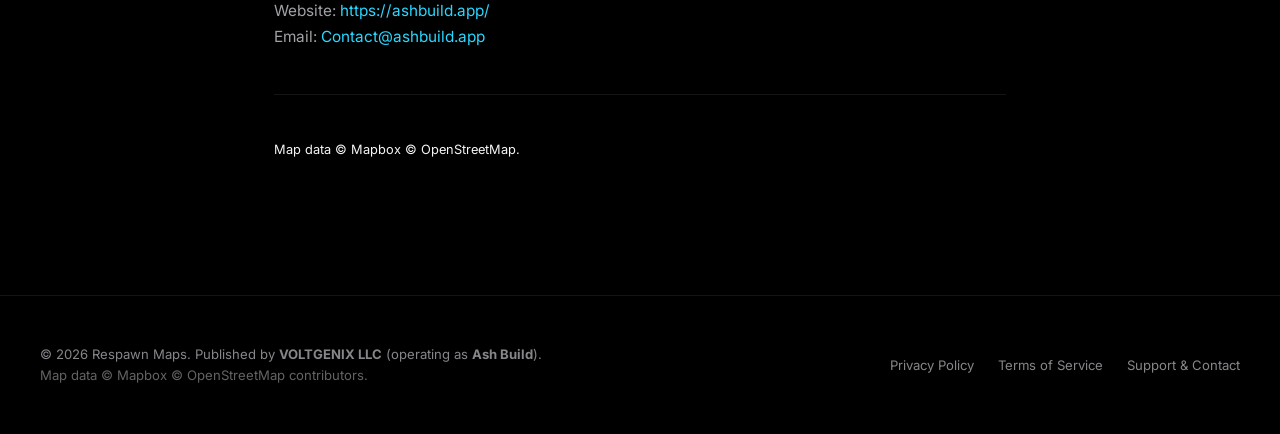
<file: terms.html>
<!DOCTYPE html>
<html lang="en">
<head>
  <meta charset="UTF-8" />
  <meta name="viewport" content="width=device-width, initial-scale=1.0" />
  <title>Terms of Service — Respawn Maps</title>
  <meta name="description" content="Terms of service for the Respawn Maps app. Plain language. No surprises." />
  <link rel="stylesheet" href="style.css" />
  <link rel="icon" type="image/png" href="favicon.png" />
</head>
<body>

<nav>
  <div class="nav-inner">
    <a href="index.html" class="nav-brand">
      <img src="icon.png" alt="Respawn Maps Logo" class="nav-logo-img" />
      <span class="nav-title">Respawn Maps</span>
    </a>
    <div class="nav-links">
      <a href="index.html#features">Features</a>
      <a href="index.html#worlds">Styles</a>
      <a href="privacy.html">Privacy</a>
      <a href="terms.html" style="color:var(--text-primary)">Terms</a>
      <a href="https://play.google.com/store/apps/details?id=app.Respawn.mobile" class="btn-nav" target="_blank" rel="noopener">Get on Play ↗</a>
    </div>
  </div>
</nav>

<div class="legal-page">
  <h1>Terms of Service</h1>
  <p class="updated">Last updated: 24 August 2026</p>

  <p>
    These terms are an agreement between you and <strong>VOLTGENIX LLC</strong> (operating as <strong>Ash Build</strong>, "we", "us")
    covering your use of the Respawn Maps app. By installing or using the app, you accept them.
  </p>

  <h2>1. Safety — read this one</h2>
  <div class="note-box">
    ⚠️ <strong>Do not operate the app while driving.</strong> Set your destination before you move
    off, and mount your device so you are not holding it.
  </div>
  <p>
    The app shows a map and speaks directions. It cannot see the road. Route data comes from
    Mapbox and can be wrong, out of date, or unsuitable for your vehicle: a road may be closed,
    one-way, weight-limited, seasonal, or simply not there any more.
  </p>
  <p>
    <strong>You are responsible for driving safely and legally.</strong> Obey road signs, signals,
    and the law at all times, including any local law about mounting or touching a phone while
    driving. Where the app and the road disagree, the road wins.
  </p>
  <p>
    The app is not designed or certified for emergency, aviation, marine, or commercial dispatch use.
  </p>

  <h2>2. What you get</h2>
  <p>
    The free version gives you the map, one map style, search, up to three saved places, and
    turn-by-turn guidance.
  </p>
  <p>
    <strong>Pro</strong> is an optional purchase that unlocks the remaining map styles and removes
    the saved-place limit. Available as a monthly subscription or a one-time lifetime purchase.
    There are no advertisements in the app, in either version.
  </p>

  <h2>3. Purchases, renewals, and refunds</h2>
  <ul>
    <li>Purchases are made through <strong>Google Play</strong> and are governed by Google's payment terms. We never see or handle your payment details.</li>
    <li>A <strong>monthly subscription renews automatically</strong> until you cancel. Cancel any time in the Google Play app under Subscriptions; cancelling stops the next charge and you keep Pro until the end of the period you have paid for.</li>
    <li>A <strong>lifetime purchase</strong> is a one-time payment for the life of the app. It is not a promise that the app will be published forever.</li>
    <li><strong>Refunds are handled by Google Play</strong> under their refund policy. We cannot issue a refund for a Play purchase ourselves.</li>
    <li>Use the <strong>Restore purchases</strong> button in Settings if you reinstall or change device. Restoring requires the same Google account that made the purchase.</li>
    <li>Prices are shown in your local currency by Google Play before you confirm. We may change prices for future purchases; a price change never applies to a billing period you have already paid for.</li>
  </ul>

  <h2>4. Fair use of the service</h2>
  <p>
    Search and directions run through servers we pay for per request. Please do not use automated
    tools to send bulk requests, decompile the app to extract keys or call our endpoints directly,
    or resell access to the service. We may rate-limit or block usage that threatens the service's
    availability or cost.
  </p>

  <h2>5. Map data and attribution</h2>
  <p>
    Map data is provided by <strong>Mapbox</strong> and <strong>OpenStreetMap contributors</strong>
    and remains theirs. The attribution shown in the app is a licence condition — do not obscure or
    remove it in screenshots or recordings.
  </p>
  <p>
    Your use of the map is also subject to the Mapbox terms of service:
    <a href="https://www.mapbox.com/legal/tos" target="_blank" rel="noopener">mapbox.com/legal/tos</a>.
  </p>
  <p>
    The app's own visual styles are our original work. It is not affiliated with, endorsed by, or
    connected to any video game, game publisher, or their trademarks. Style names describe an
    aesthetic, nothing more.
  </p>

  <h2>6. Your content</h2>
  <p>
    Saved places you create stay on your device. We do not receive them, so we claim no rights
    over them and cannot recover them if you lose your device or uninstall the app.
  </p>

  <h2>7. Availability</h2>
  <p>
    We aim to keep the app working but do not guarantee uninterrupted service. It depends on
    third parties — Mapbox, Google Play, and network coverage — and any of them can be
    unavailable. Guidance also requires a working GPS signal, which buildings, tunnels, and
    weather can degrade.
  </p>
  <p>
    We may update, change, or discontinue features. If we discontinue the app entirely, active
    subscriptions will be cancelled so you are not billed for a service that no longer exists.
  </p>

  <h2>8. Disclaimer and liability</h2>
  <p>
    The app is provided "as is". To the fullest extent the law allows, we exclude implied
    warranties of merchantability, fitness for a particular purpose, and accuracy of map or
    route data.
  </p>
  <p>
    Nothing in these terms limits our liability for death or personal injury caused by our
    negligence, for fraud, or for anything else that cannot be limited by law. Subject to that,
    our total liability to you is limited to the amount you paid us for the app in the twelve
    months before the claim.
  </p>
  <p>You have statutory consumer rights that these terms do not affect.</p>

  <h2>9. Ending this agreement</h2>
  <p>
    You can end it at any time by uninstalling the app. We may suspend access if you breach
    section 4. Sections 5, 6, and 8 survive.
  </p>

  <h2>10. Changes to these terms</h2>
  <p>
    If we change these terms materially, the "last updated" date changes and the new version ships
    with the app update. Continuing to use the app after that means you accept the change.
  </p>

  <h2>11. Governing law</h2>
  <p>These terms are governed by the laws of the State of Texas, United States.</p>

  <h2>12. Contact</h2>
  <p>
    <strong>VOLTGENIX LLC</strong> (d/b/a Ash Build)<br />
    17350 State Highway 249 Ste 220<br />
    Houston, TX 77064-1132, United States<br />
    Website: <a href="https://ashbuild.app/" target="_blank" rel="noopener">https://ashbuild.app/</a><br />
    Email: <a href="mailto:Contact@ashbuild.app">Contact@ashbuild.app</a>
  </p>

  <hr />
  <p style="font-size:.8rem;color:var(--muted)">Map data © Mapbox © OpenStreetMap.</p>
</div>

<footer>
  <div class="footer-inner">
    <div>
      © 2026 Respawn Maps. Published by <strong>VOLTGENIX LLC</strong> (operating as <strong>Ash Build</strong>).
      <br>
      <span style="color:var(--text-tertiary)">Map data © Mapbox © OpenStreetMap contributors.</span>
    </div>
    <div class="footer-links">
      <a href="privacy.html">Privacy Policy</a>
      <a href="terms.html">Terms of Service</a>
      <a href="mailto:Contact@ashbuild.app">Support &amp; Contact</a>
    </div>
  </div>
</footer>

</body>
</html>
</file>
<file: style.css>
/* Respawn Maps — Apple-Inspired Design System */
@import url('https://fonts.googleapis.com/css2?family=Inter:wght@300;400;500;600;700;800;900&display=swap');

:root {
  --bg: #000000;
  --bg-subtle: #08080a;
  --surface: #101014;
  --surface-card: rgba(255, 255, 255, 0.035);
  --surface-card-hover: rgba(255, 255, 255, 0.065);
  --border: rgba(255, 255, 255, 0.08);
  --border-strong: rgba(255, 255, 255, 0.16);
  --border-hover: rgba(255, 255, 255, 0.25);
  
  --text-primary: #F5F5F7;
  --text-secondary: #86868B;
  --text-tertiary: #636366;
  
  --accent-cyan: #29D8FF;
  --accent-amber: #FFB340;
  --accent-emerald: #30D158;
  --accent-purple: #BF5AF2;
  
  --radius-sm: 8px;
  --radius-md: 16px;
  --radius-lg: 24px;
  --radius-xl: 32px;
  --radius-full: 9999px;
  
  --max-width: 1200px;
  --transition: all 0.3s cubic-bezier(0.16, 1, 0.3, 1);
}

*, *::before, *::after {
  box-sizing: border-box;
  margin: 0;
  padding: 0;
}

html {
  font-size: 16px;
  scroll-behavior: smooth;
  background-color: var(--bg);
}

body {
  background-color: var(--bg);
  color: var(--text-primary);
  font-family: -apple-system, BlinkMacSystemFont, 'SF Pro Display', 'Inter', system-ui, sans-serif;
  line-height: 1.6;
  -webkit-font-smoothing: antialiased;
  -moz-osx-font-smoothing: grayscale;
  overflow-x: hidden;
}

/* ── Typography Utilities ─────────────────────────────── */
.gradient-text {
  background: linear-gradient(180deg, #FFFFFF 0%, #A1A1A6 100%);
  -webkit-background-clip: text;
  -webkit-text-fill-color: transparent;
}

.gradient-text-accent {
  background: linear-gradient(135deg, #FFFFFF 30%, var(--accent-cyan) 100%);
  -webkit-background-clip: text;
  -webkit-text-fill-color: transparent;
}

/* ── Navigation ────────────────────────────────────────── */
nav {
  position: sticky;
  top: 0;
  z-index: 1000;
  backdrop-filter: saturate(180%) blur(20px);
  -webkit-backdrop-filter: saturate(180%) blur(20px);
  background: rgba(0, 0, 0, 0.75);
  border-bottom: 1px solid var(--border);
  height: 60px;
  display: flex;
  align-items: center;
  padding: 0 32px;
  transition: var(--transition);
}

.nav-inner {
  max-width: var(--max-width);
  width: 100%;
  margin: 0 auto;
  display: flex;
  align-items: center;
  justify-content: space-between;
}

.nav-brand {
  display: flex;
  align-items: center;
  gap: 12px;
  text-decoration: none;
  color: var(--text-primary);
}

.nav-logo-img {
  width: 32px;
  height: 32px;
  border-radius: 8px;
  object-fit: cover;
  box-shadow: 0 2px 8px rgba(0, 0, 0, 0.5);
  border: 1px solid rgba(255, 255, 255, 0.15);
}

.nav-title {
  font-size: 1.05rem;
  font-weight: 700;
  letter-spacing: -0.02em;
  color: #FFFFFF;
}

.nav-links {
  display: flex;
  align-items: center;
  gap: 28px;
}

.nav-links a {
  color: var(--text-secondary);
  font-size: 0.88rem;
  font-weight: 500;
  text-decoration: none;
  transition: color 0.2s ease;
}

.nav-links a:hover {
  color: var(--text-primary);
}

.btn-nav {
  background: rgba(255, 255, 255, 0.1);
  color: #FFFFFF !important;
  padding: 6px 16px;
  border-radius: var(--radius-full);
  border: 1px solid rgba(255, 255, 255, 0.15);
  font-size: 0.82rem !important;
  font-weight: 600 !important;
  transition: var(--transition);
}

.btn-nav:hover {
  background: rgba(255, 255, 255, 0.2);
  border-color: rgba(255, 255, 255, 0.3);
  transform: translateY(-1px);
}

/* ── Hero Section ──────────────────────────────────────── */
.hero {
  position: relative;
  min-height: 92vh;
  display: flex;
  flex-direction: column;
  align-items: center;
  justify-content: center;
  text-align: center;
  padding: 100px 24px 80px;
  background:
    radial-gradient(circle at 50% 12%, rgba(41, 216, 255, 0.08) 0%, transparent 55%),
    radial-gradient(circle at 50% 40%, rgba(255, 179, 64, 0.04) 0%, transparent 60%);
  overflow: hidden;
}

.hero-pill {
  display: inline-flex;
  align-items: center;
  gap: 8px;
  padding: 8px 18px;
  border-radius: var(--radius-full);
  background: rgba(255, 255, 255, 0.05);
  border: 1px solid var(--border-strong);
  color: var(--text-secondary);
  font-size: 0.84rem;
  font-weight: 500;
  margin-bottom: 32px;
  backdrop-filter: blur(12px);
  -webkit-backdrop-filter: blur(12px);
  transition: var(--transition);
}

.hero-pill:hover {
  background: rgba(255, 255, 255, 0.08);
  border-color: rgba(255, 255, 255, 0.25);
  color: var(--text-primary);
}

.pulse-dot {
  width: 7px;
  height: 7px;
  border-radius: 50%;
  background-color: var(--accent-emerald);
  box-shadow: 0 0 10px var(--accent-emerald);
  animation: pulse 2s infinite ease-in-out;
}

@keyframes pulse {
  0%, 100% { opacity: 0.4; transform: scale(0.9); }
  50% { opacity: 1; transform: scale(1.15); }
}

.hero-logo-wrapper {
  margin-bottom: 28px;
  position: relative;
}

.hero-logo-glow {
  position: absolute;
  top: 50%;
  left: 50%;
  transform: translate(-50%, -50%);
  width: 150px;
  height: 150px;
  background: radial-gradient(circle, rgba(41, 216, 255, 0.25) 0%, transparent 70%);
  filter: blur(24px);
  z-index: 0;
}

.hero-app-icon {
  position: relative;
  z-index: 1;
  width: 128px;
  height: 128px;
  border-radius: 28px;
  object-fit: cover;
  box-shadow:
    0 20px 40px rgba(0, 0, 0, 0.8),
    0 0 0 1px rgba(255, 255, 255, 0.15),
    inset 0 1px 1px rgba(255, 255, 255, 0.3);
  transition: transform 0.4s cubic-bezier(0.175, 0.885, 0.32, 1.275);
}

.hero-app-icon:hover {
  transform: scale(1.05) translateY(-4px);
  box-shadow:
    0 28px 50px rgba(0, 0, 0, 0.9),
    0 0 0 1px rgba(255, 255, 255, 0.3);
}

.hero h1 {
  font-size: clamp(2.8rem, 6vw, 4.6rem);
  font-weight: 800;
  line-height: 1.08;
  letter-spacing: -0.04em;
  max-width: 820px;
  margin-bottom: 22px;
}

.hero p.lead {
  font-size: clamp(1.1rem, 2.2vw, 1.35rem);
  font-weight: 400;
  color: var(--text-secondary);
  max-width: 620px;
  line-height: 1.5;
  margin-bottom: 40px;
  letter-spacing: -0.01em;
}

.hero-actions {
  display: flex;
  align-items: center;
  justify-content: center;
  gap: 16px;
  flex-wrap: wrap;
}

.btn-primary {
  display: inline-flex;
  align-items: center;
  gap: 10px;
  background-color: #FFFFFF;
  color: #000000;
  font-weight: 600;
  font-size: 0.98rem;
  padding: 14px 28px;
  border-radius: var(--radius-full);
  text-decoration: none;
  box-shadow: 0 4px 20px rgba(255, 255, 255, 0.2);
  transition: var(--transition);
}

.btn-primary:hover {
  transform: translateY(-2px);
  box-shadow: 0 8px 30px rgba(255, 255, 255, 0.3);
  background-color: #F0F0F2;
}

.btn-secondary {
  display: inline-flex;
  align-items: center;
  gap: 8px;
  background-color: rgba(255, 255, 255, 0.08);
  color: var(--text-primary);
  font-weight: 500;
  font-size: 0.98rem;
  padding: 14px 26px;
  border-radius: var(--radius-full);
  border: 1px solid var(--border-strong);
  text-decoration: none;
  backdrop-filter: blur(12px);
  -webkit-backdrop-filter: blur(12px);
  transition: var(--transition);
}

.btn-secondary:hover {
  background-color: rgba(255, 255, 255, 0.12);
  border-color: rgba(255, 255, 255, 0.25);
  transform: translateY(-2px);
}

/* ── Section Header ───────────────────────────────────── */
.section {
  max-width: var(--max-width);
  margin: 0 auto;
  padding: 120px 24px;
}

.section-tag {
  color: var(--text-secondary);
  font-size: 0.85rem;
  font-weight: 600;
  text-transform: uppercase;
  letter-spacing: 0.08em;
  margin-bottom: 12px;
}

.section-title {
  font-size: clamp(2.2rem, 4.5vw, 3.4rem);
  font-weight: 800;
  letter-spacing: -0.035em;
  line-height: 1.12;
  margin-bottom: 20px;
}

.section-desc {
  font-size: clamp(1rem, 1.8vw, 1.2rem);
  color: var(--text-secondary);
  max-width: 680px;
  line-height: 1.55;
  margin-bottom: 56px;
}

/* ── Bento Grid ────────────────────────────────────────── */
.bento-grid {
  display: grid;
  grid-template-columns: repeat(12, 1fr);
  gap: 24px;
}

.bento-card {
  position: relative;
  background: var(--surface-card);
  border: 1px solid var(--border);
  border-radius: var(--radius-lg);
  padding: 40px;
  overflow: hidden;
  display: flex;
  flex-direction: column;
  justify-content: space-between;
  backdrop-filter: blur(20px);
  -webkit-backdrop-filter: blur(20px);
  transition: var(--transition);
}

.bento-card:hover {
  background: var(--surface-card-hover);
  border-color: var(--border-hover);
  transform: translateY(-3px);
  box-shadow: 0 20px 40px rgba(0, 0, 0, 0.5);
}

.col-12 { grid-column: span 12; }
.col-8  { grid-column: span 8; }
.col-6  { grid-column: span 6; }
.col-4  { grid-column: span 4; }

.card-tag {
  display: inline-flex;
  align-items: center;
  gap: 6px;
  font-size: 0.75rem;
  font-weight: 600;
  text-transform: uppercase;
  letter-spacing: 0.08em;
  color: var(--text-tertiary);
  margin-bottom: 16px;
}

.card-title {
  font-size: 1.6rem;
  font-weight: 700;
  letter-spacing: -0.025em;
  color: #FFFFFF;
  margin-bottom: 12px;
  line-height: 1.25;
}

.card-desc {
  font-size: 0.98rem;
  color: var(--text-secondary);
  line-height: 1.55;
  margin-bottom: 24px;
}

.card-badge {
  align-self: flex-start;
  padding: 4px 12px;
  border-radius: var(--radius-full);
  font-size: 0.78rem;
  font-weight: 600;
  letter-spacing: 0.02em;
  background: rgba(255, 255, 255, 0.08);
  border: 1px solid rgba(255, 255, 255, 0.12);
  color: var(--text-primary);
}

/* ── Interactive Game Skins Showcase ──────────────────── */
.skins-grid {
  display: grid;
  grid-template-columns: repeat(auto-fit, minmax(320px, 1fr));
  gap: 20px;
}

.skin-card {
  background: rgba(255, 255, 255, 0.025);
  border: 1px solid var(--border);
  border-radius: var(--radius-md);
  padding: 24px;
  transition: var(--transition);
  display: flex;
  flex-direction: column;
}

.skin-card:hover {
  background: rgba(255, 255, 255, 0.05);
  border-color: var(--border-hover);
  transform: translateY(-2px);
}

.skin-header {
  display: flex;
  align-items: center;
  justify-content: space-between;
  margin-bottom: 14px;
}

.skin-indicator {
  width: 14px;
  height: 14px;
  border-radius: 50%;
  box-shadow: 0 0 12px currentColor;
}

.skin-name {
  font-size: 1.15rem;
  font-weight: 700;
  color: #FFFFFF;
  margin-bottom: 6px;
  letter-spacing: -0.015em;
}

.skin-flavor {
  font-size: 0.88rem;
  color: var(--text-secondary);
  line-height: 1.5;
  margin-bottom: 16px;
  flex: 1;
}

.skin-chips {
  display: flex;
  flex-wrap: wrap;
  gap: 6px;
}

.skin-chip {
  font-size: 0.72rem;
  font-weight: 500;
  padding: 3px 9px;
  border-radius: 6px;
  background: rgba(255, 255, 255, 0.05);
  color: var(--text-secondary);
}

/* ── Features List Banner ──────────────────────────────── */
.feature-pill-row {
  display: flex;
  flex-wrap: wrap;
  gap: 12px;
  margin-top: 24px;
}

.feature-tag-pill {
  display: inline-flex;
  align-items: center;
  gap: 8px;
  padding: 10px 18px;
  border-radius: var(--radius-full);
  background: rgba(255, 255, 255, 0.04);
  border: 1px solid var(--border);
  font-size: 0.88rem;
  color: var(--text-primary);
  font-weight: 500;
}

/* ── Pro Experience Section (NO PRICE MENTION) ─────────── */
.pro-banner {
  background: radial-gradient(ellipse 100% 90% at 50% -10%, rgba(41, 216, 255, 0.12) 0%, rgba(0, 0, 0, 0) 70%),
              linear-gradient(180deg, rgba(255, 255, 255, 0.04) 0%, rgba(255, 255, 255, 0.01) 100%);
  border: 1px solid var(--border-strong);
  border-radius: var(--radius-xl);
  padding: 64px 48px;
  text-align: center;
  position: relative;
  overflow: hidden;
  box-shadow: 0 30px 60px rgba(0, 0, 0, 0.7);
}

.pro-banner h2 {
  font-size: clamp(2.4rem, 5vw, 3.8rem);
  font-weight: 800;
  letter-spacing: -0.035em;
  margin-bottom: 20px;
}

.pro-banner p {
  font-size: clamp(1.05rem, 2vw, 1.25rem);
  color: var(--text-secondary);
  max-width: 640px;
  margin: 0 auto 40px;
  line-height: 1.55;
}

.pro-features-list {
  display: grid;
  grid-template-columns: repeat(auto-fit, minmax(240px, 1fr));
  gap: 20px;
  max-width: 900px;
  margin: 0 auto 48px;
  text-align: left;
}

.pro-feature-item {
  display: flex;
  align-items: flex-start;
  gap: 12px;
  background: rgba(255, 255, 255, 0.03);
  border: 1px solid var(--border);
  padding: 18px 20px;
  border-radius: var(--radius-md);
}

.pro-feature-item svg {
  color: var(--accent-cyan);
  flex-shrink: 0;
  margin-top: 2px;
}

.pro-feature-item strong {
  display: block;
  font-size: 0.94rem;
  color: #FFFFFF;
  margin-bottom: 3px;
}

.pro-feature-item span {
  font-size: 0.82rem;
  color: var(--text-secondary);
  line-height: 1.4;
}

/* ── Footer ────────────────────────────────────────────── */
footer {
  border-top: 1px solid var(--border);
  padding: 48px 32px;
  font-size: 0.82rem;
  color: var(--text-secondary);
  background: var(--bg);
}

.footer-inner {
  max-width: var(--max-width);
  margin: 0 auto;
  display: flex;
  align-items: center;
  justify-content: space-between;
  flex-wrap: wrap;
  gap: 20px;
}

.footer-links {
  display: flex;
  gap: 24px;
}

.footer-links a {
  color: var(--text-secondary);
  text-decoration: none;
  transition: color 0.2s;
}

.footer-links a:hover {
  color: var(--text-primary);
}

/* ── Legal Pages Styling ──────────────────────────────── */
.legal-page {
  max-width: 780px;
  margin: 0 auto;
  padding: 72px 24px 120px;
}

.legal-page h1 {
  font-size: clamp(2rem, 4vw, 2.8rem);
  font-weight: 800;
  letter-spacing: -0.03em;
  margin-bottom: 8px;
}

.legal-page .updated {
  color: var(--text-secondary);
  font-size: 0.88rem;
  margin-bottom: 48px;
}

.legal-page h2 {
  font-size: 1.25rem;
  font-weight: 700;
  letter-spacing: -0.015em;
  margin: 44px 0 14px;
  color: #FFFFFF;
}

.legal-page p, .legal-page li {
  font-size: 0.96rem;
  color: #A1A1A6;
  line-height: 1.7;
  margin-bottom: 14px;
}

.legal-page strong {
  color: var(--text-primary);
}

.legal-page ul, .legal-page ol {
  padding-left: 1.5em;
  margin-bottom: 20px;
}

.legal-page li {
  margin-bottom: 8px;
}

.legal-page a {
  color: var(--accent-cyan);
  text-decoration: none;
}

.legal-page a:hover {
  text-decoration: underline;
}

.legal-page table {
  width: 100%;
  border-collapse: collapse;
  margin: 24px 0 36px;
  font-size: 0.88rem;
}

.legal-page th, .legal-page td {
  text-align: left;
  padding: 12px 16px;
  border: 1px solid var(--border);
  vertical-align: top;
}

.legal-page th {
  color: var(--text-secondary);
  font-weight: 600;
  font-size: 0.78rem;
  letter-spacing: 0.05em;
  text-transform: uppercase;
  background: rgba(255, 255, 255, 0.03);
}

.legal-page td {
  color: #A1A1A6;
}

.legal-page .note-box {
  background: rgba(255, 255, 255, 0.03);
  border: 1px solid var(--border);
  border-left: 3px solid var(--accent-cyan);
  border-radius: var(--radius-sm);
  padding: 18px 22px;
  margin-bottom: 32px;
  font-size: 0.9rem;
  color: var(--text-secondary);
}

.legal-page hr {
  border: none;
  border-top: 1px solid var(--border);
  margin: 44px 0;
}

/* ── Responsive ────────────────────────────────────────── */
@media (max-width: 900px) {
  .col-8, .col-6, .col-4 {
    grid-column: span 12;
  }
  .bento-card {
    padding: 32px 24px;
  }
  .pro-banner {
    padding: 48px 24px;
  }
  nav {
    padding: 0 20px;
  }
}

@media (max-width: 600px) {
  .hero-app-icon {
    width: 100px;
    height: 100px;
    border-radius: 22px;
  }
  .nav-title {
    display: none;
  }
  .nav-links {
    gap: 16px;
  }
  .footer-inner {
    flex-direction: column;
    align-items: flex-start;
  }
}
</file>
